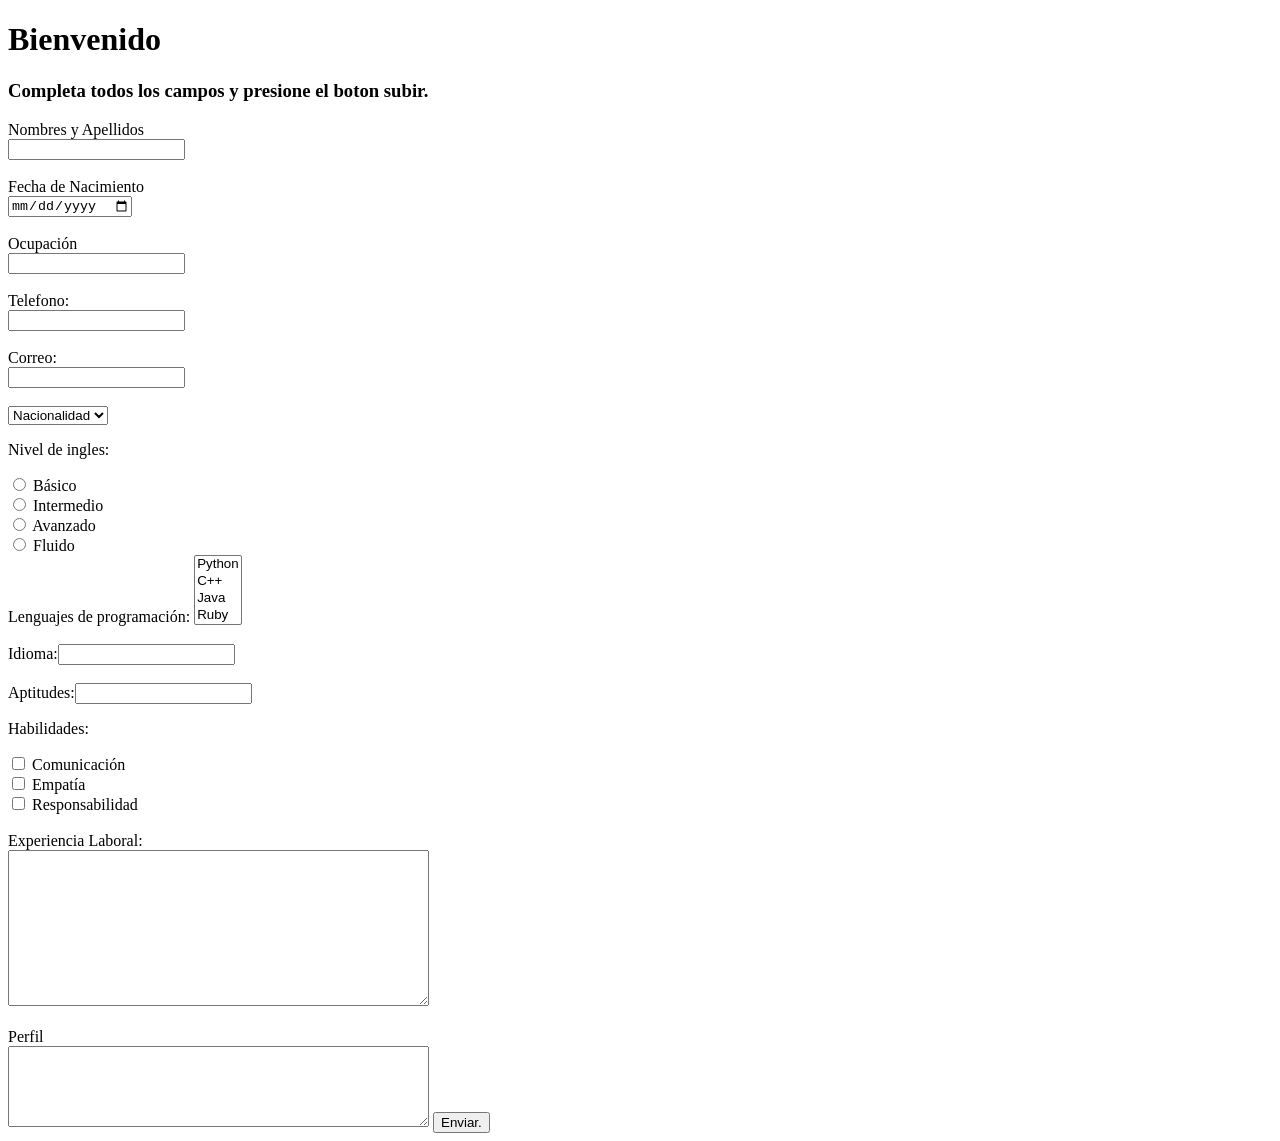
<file: Formulario-a-CV/index.html>
<!DOCTYPE html>
<html lang="en">
<head>
    <meta charset="UTF-8">
    <meta http-equiv="X-UA-Compatible" content="IE=edge">
    <meta name="viewport" content="width=device-width, initial-scale=1.0">
    <script src="script.js"></script>
    <title>Formulario a CV</title>
</head>
<body>


    <form id="formulario" onsubmit="return validarCampos()">

        <h1>Bienvenido</h1>
        <h3>Completa todos los campos y presione el boton subir.</h3>

        <label for="Nombres y Apellidos">Nombres y Apellidos</label><br>
        <input type="text" name="Nombres y Apellidos" id="cname"><br><br>

        <label for="nacimiento">Fecha de Nacimiento</label><br>
        <input type="date" id="nacimiento" name="Nacimiento"><br><br>

        <label for="ocupacion">Ocupación</label><br>
        <input type="text" name="Ocupación" id="ocupacion"><br><br>

        <label for="contacto">Telefono:</label><br>
        <input type="text" name="Telefono" id="contacto"><br><br>

        <label for="correo">Correo:</label><br>
        <input type="email" name="Correo Electronico" id="correo"><br><br>

        <select name="Nacionalidad" id="nacionalidad">
            <option selected>Nacionalidad</option>
            <option value="1">Perú</option>
            <option value="2">Chile</option>
            <option value="3">Colombia</option>
            <option value="4">Otro</option>
        </select>

        <p>Nivel de ingles:</p>
        <input type="radio" name="Nivel de Ingles" id="basico">
        <label for="basico">Básico</label><br>
        <input type="radio" name="Nivel de Ingles" id="intermedio">
        <label for="intermedio">Intermedio</label><br>
        <input type="radio" name="Nivel de Ingles" id="avanzado">
        <label for="avanzado">Avanzado</label><br>
        <input type="radio" name="Nivel de Ingles" id="fluido">
        <label for="fluido">Fluido</label><br>

        <label for="leng">Lenguajes de programación:</label>

        <select name="Lenguaje de Programación" id="leng" multiple>
            <option value="python">Python</option>
            <option value="cpp">C++</option>
            <option value="java">Java</option>
            <option value="audi">Ruby</option>
        </select><br><br>

        <label>Idioma:<input list="idi" name="Idioma" /></label>
        <datalist id="idi">
          <option value="Frances"></option>
          <option value="Español"></option>
          <option value="Ruso"></option>
          <option value="Italiano"></option>
          <option value="Portugues"></option>
          <option value="Aleman"></option>
          <option value="Chino"></option>
          <option value="Japones"></option>
        </datalist><br><br>


        <label>Aptitudes:<input list="ap" name="Aptitudes" /></label>
        <datalist id="ap">
          <option value="Deportiva"></option>
          <option value="Artistica"></option>
          <option value="Verbal"></option>
        </datalist>

        <p>Habilidades:</p>
        <input type="checkbox" name="Habilidades" id="comunicacion">
        <label for="comunicacion">Comunicación</label><br>
        <input type="checkbox" name="Habilidades" id="empatia">
        <label for="empatia">Empatía</label><br>
        <input type="checkbox" name="Habilidades" id="responsabilidad">
        <label for="responsabilidad">Responsabilidad</label><br><br>

        <label for="explab">Experiencia Laboral:</label><br>
        <textarea name="Experiencia Laboral" id="explab" cols="50" rows="10"></textarea>


        <br><br>
        <label for="perfil">Perfil</label><br>
        <textarea name="Perfil" id="perfil" cols="50" rows="5"></textarea>

        <button type="button" onclick="mostrarData()">Enviar.</button>

    </form>
    <div id="datosMostrados" style="display: none;">
    </div>
</body>
</html>
</file>
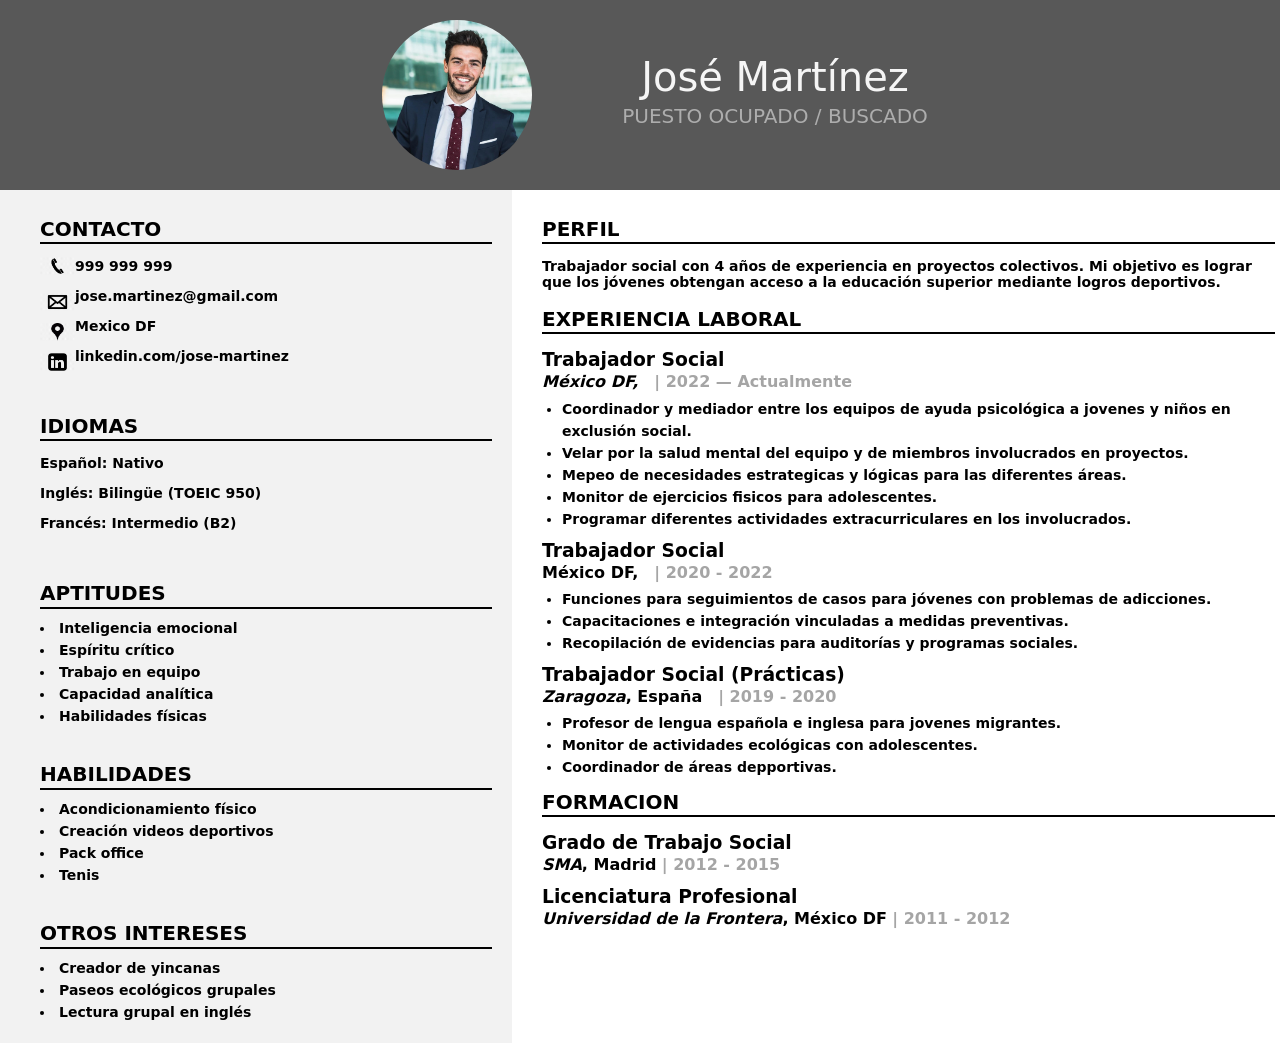
<file: Curriculum/curriculumVitae.html>
<!DOCTYPE html>
<html lang="en">
<head>
    <meta charset="UTF-8">
    <meta http-equiv="X-UA-Compatible" content="IE=edge">
    <meta name="viewport" content="width=device-width, initial-scale=1.0">
    <title>Curriculum Vitae José Martínez</title>
    <link rel="stylesheet" href="styleCV.css">
    <html lang="esP"></html>
</head>
<body>
    <header>
        <img src="cv.jpg" alt="foto Curriculum, hombre blanco con barba" id="img-foto" class="a">
        <div class="text">
            <h1>José Martínez</h1>
            <p id="fir">PUESTO OCUPADO / BUSCADO</p>
        </div>
    </header>
    <div class="container-grid">
        <div id="grid-1">
            <div id="contacto">
                <h2>CONTACTO</h2>
                <hr>
                <img src="phone.png" class="icon" alt="telefono"><p>999 999 999</p>
                <img src="mail.png" class="icon" alt="email"><p>jose.martinez@gmail.com</p>
                <img src="ubi.png" class="icon" alt="ubicación, lugar de procedencia"><p>Mexico DF</p>
                <img src="in.png" class="icon" alt="linkedin"><p>linkedin.com/jose-martinez</p>
            </div>
            <br>
            <div id="idiomas">
                <h2>IDIOMAS</h2>
                <hr>
                <p>Español: Nativo</p>
                <p>Inglés: Bilingüe (TOEIC 950)</p>
                <p>Francés: Intermedio (B2)</p>
            </div>
            <br>
            <div id="aptitudes">
                <h2>APTITUDES</h2>
                <hr>
                <li>Inteligencia emocional</li>
                <li>Espíritu crítico</li>
                <li>Trabajo en equipo</li>
                <li>Capacidad analítica</li>
                <li>Habilidades físicas</li>
            </div>
            <br>
            <div id="habilidades">
                <h2>HABILIDADES</h2>
                <hr>
                <li>Acondicionamiento físico</li>
                <li>Creación videos deportivos</li>
                <li>Pack office</li>
                <li>Tenis</li>
            </div>
            <br>
            <div id="otrosintereses">
                <h2>OTROS INTERESES</h2>
                <hr>
                <li>Creador de yincanas</li>
                <li>Paseos ecológicos grupales</li>
                <li>Lectura grupal en inglés</li>
            </div>
        </div>
        <div id="grid-2">
            
            <div id="perfil">
                <h2>PERFIL</h2>
                <hr>
                <p>Trabajador social con 4 años de experiencia
                    en proyectos colectivos. Mi objetivo es 
                    lograr que los jóvenes obtengan acceso a la
                    educación superior mediante logros deportivos.
                </p>
            </div>
            <div id="experiencialaboral">
                <h2>EXPERIENCIA LABORAL</h2>
                <hr>
                <h3>Trabajador Social</h3>
                <h4 class="otro"><em>México DF,</em></h4><p id="esp" class="otro">...</p><h4 id="plomo" class="otro"> | 2022 — Actualmente</h4>
                <ul>
                <li>Coordinador y mediador entre los equipos
                    de ayuda psicológica a jovenes y niños en 
                    exclusión social.
                </li>
                <li>Velar por la salud mental del equipo y 
                    de miembros involucrados en proyectos.
                </li>
                <li>Mepeo de necesidades estrategicas y 
                    lógicas para las diferentes áreas.</li>
                <li>Monitor de ejercicios fisicos para adolescentes.</li>
                <li>Programar diferentes actividades 
                    extracurriculares en los involucrados.
                </li>
                </ul>
                <h3>Trabajador Social</h3>
                <h4 class="otro">México DF,</h4><p id="esp" class="otro">...</p><h4 id="plomo" class="otro"> | 2020 - 2022</h4>
                <ul>
                <li>Funciones para seguimientos de casos para jóvenes con problemas de
                    adicciones.
                </li>
                <li>Capacitaciones e integración vinculadas a medidas preventivas.
                </li>
                <li>
                    Recopilación de evidencias para auditorías y programas sociales.
                </li>
                </ul>
                <h3>Trabajador Social (Prácticas)</h3>
                <h4 class="otro"><em>Zaragoza</em>, España</h4><p id="esp" class="otro">...</p><h4 id="plomo" class="otro"> | 2019 - 2020</h4>
                <ul>
                <li>
                    Profesor de lengua española e inglesa para jovenes migrantes.
                </li>
                <li>
                    Monitor de actividades ecológicas con adolescentes.
                </li>
                <li>
                    Coordinador de áreas depportivas.
                </li>
                </ul>
            </div>
            <div id="formacion">
                <h2>FORMACION</h2>
                <hr>
                <h3>Grado de Trabajo Social</h3>
                <h4 class="otro"><em>SMA</em>, Madrid</h4><p id="esp" class="otro">.</p><h4 id="plomo" class="otro"> | 2012 - 2015</h4>
                <h3 id="cambios">Licenciatura Profesional</h3>
                <h4 class="otro"><em> Universidad de la Frontera</em>, México DF</h4><p id="esp" class="otro">.</p><h4 id="plomo" class="otro"> | 2011 - 2012</h4>
            </div>
        </div>
    </div>
</body>
</html>
</file>
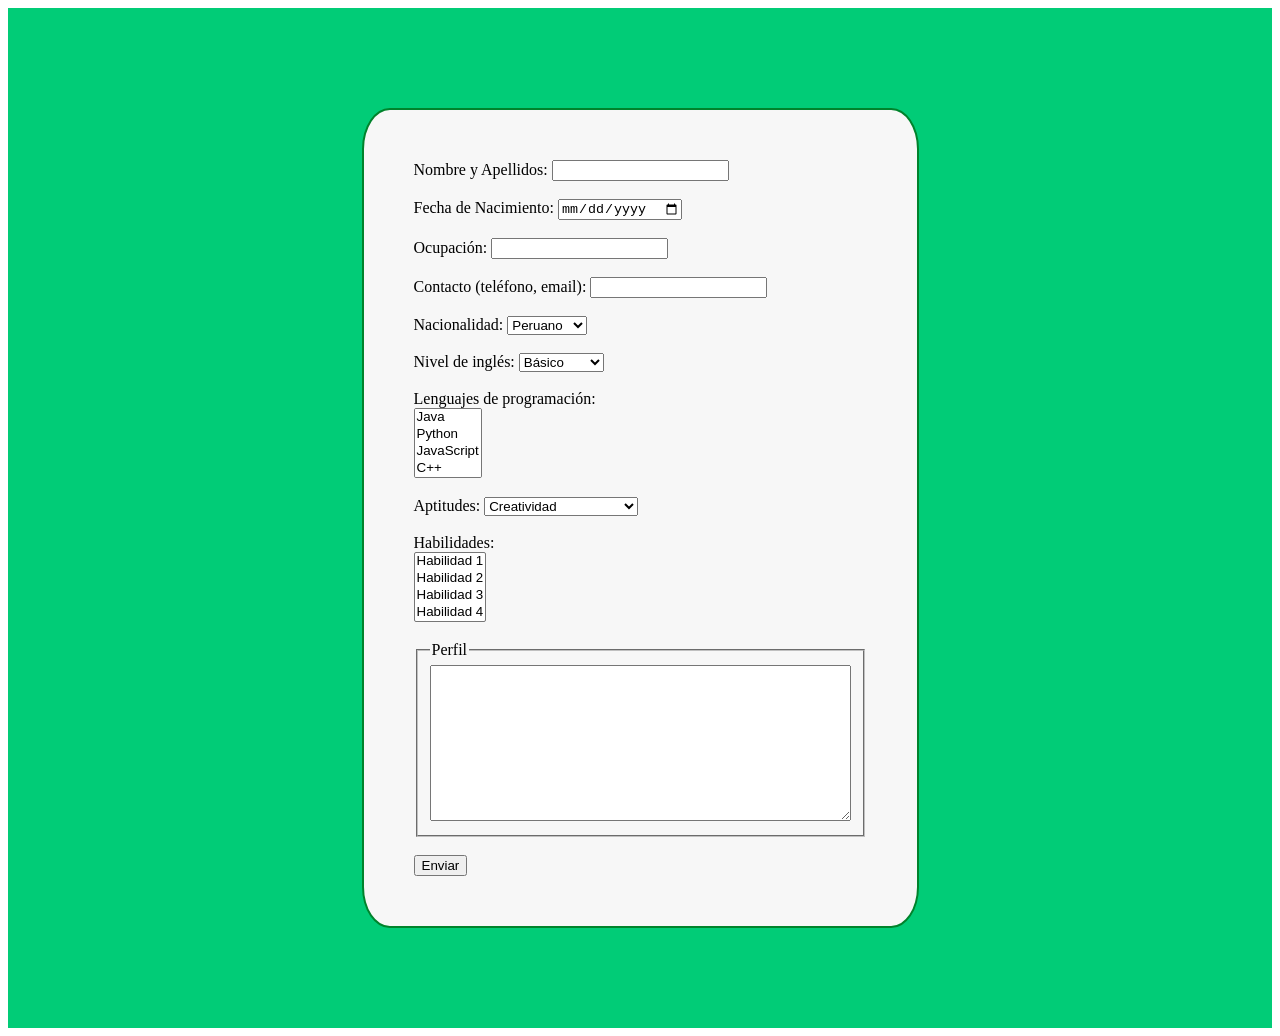
<file: formulariodinamico/form.html>
<!DOCTYPE html>
<html lang="en">
<head>
    <meta charset="UTF-8">
    <meta http-equiv="X-UA-Compatible" content="IE=edge">
    <meta name="viewport" content="width=device-width, initial-scale=1.0">
    <title>Document</title>
    <link rel="stylesheet" type="text/css" href="style.css">
    <script src="functions.js"></script>
    <style>
    </style>
</head>
<body>
  <div class="grid-container">

    <div class="grid-item5">
      <form>
        <label for="nombre">Nombre y Apellidos:</label>
        <input type="text" id="nombre" name="nombre"><br><br>
        
        <label for="fecha">Fecha de Nacimiento:</label>
        <input type="date" id="fecha" name="fecha"><br><br>
        
        <label for="ocupacion">Ocupación:</label>
        <input type="text" id="ocupacion" name="ocupacion"><br><br>
        
        <label for="contacto">Contacto (teléfono, email):</label>
        <input type="text" id="contacto" name="contacto"><br><br>
        
        <label for="nacionalidad">Nacionalidad:</label>
        <select id="nacionalidad" name="nacionalidad">
            <option value="peruano">Peruano</option>
            <option value="español">Español</option>
            <option value="mexicano">Mexicano</option>
            <option value="argentino">Argentino</option>
          <option value="chileno">Chileno</option>
        </select><br><br>
        <!--
        <label for="ingles">Nivel de inglés:</label><br>
        <input type="radio" id="basico" name="ingles" value="basico">
        <label for="basico">Básico</label><br>
        <input type="radio" id="intermedio" name="ingles" value="intermedio">
        <label for="intermedio">Intermedio</label><br>
        <input type="radio" id="avanzado" name="ingles" value="avanzado">
        <label for="avanzado">Avanzado</label><br>
        <input type="radio" id="fluido" name="ingles" value="fluido">
        <label for="fluido">Fluido</label><br><br>
        -->
        
        <label for="ingles">Nivel de inglés:</label>
        <select id="ingles" name="nivel">
            <option value="Básico">Básico</option>
            <option value="Intermedio">Intermedio</option>
            <option value="Avanzado">Avanzado</option>
        </select><br><br>


        
        <label for="lenguajes">Lenguajes de programación:</label><br>
        <select id="lenguajes" name="lenguajes" multiple>
          <option value="java">Java</option>
          <option value="python">Python</option>
          <option value="javascript">JavaScript</option>
          <option value="c++">C++</option>
          <option value="php">PHP</option>
        </select><br><br>
        

        <label for="aptitudes">Aptitudes:</label>
        <select id="aptitudes" name="aptitud">
            <option value="Creatividad">Creatividad</option>
            <option value="Comunicación">Comunicación</option>
            <option value="Pensamiento analítico">Pensamiento analítico</option>
            <option value="Trabajo en equipo">Trabajo en equipo</option>
            <option value="Liderazgo">Liderazgo</option>
        </select><br><br>
        
        <!--
        <label for="habilidades">Habilidades:</label><br>
        <input type="checkbox" id="habilidad1" name="habilidad1" value="Habilidad 1">
        <label for="habilidad1"> Habilidad 1</label><br>
        <input type="checkbox" id="habilidad2" name="habilidad2" value="Habilidad 2">
        <label for="habilidad2"> Habilidad 2</label><br>
        <input type="checkbox" id="habilidad3" name="habilidad3" value="Habilidad 3">
        <label for="habilidad3"> Habilidad 3</label><br>
        <input type="checkbox" id="habilidad4" name="habilidad4" value="Habilidad 4">
        <label for="habilidad4"> Habilidad 4</label><br><br>

        -->
        
        <label for="habilidades">Habilidades:</label><br>
        <select id="habilidades" name="habilidades" multiple>
          <option value="habilidad1">Habilidad 1</option>
          <option value="habilidad2">Habilidad 2</option>
          <option value="habilidad3">Habilidad 3</option>
          <option value="habilidad4">Habilidad 4</option>
        </select><br><br>



        </fieldset>
        <fieldset>
          <legend>Perfil</legend>
          <textarea id="perfil" name="perfil" rows="10" cols="50"></textarea>
        </fieldset>
        <br>
        <button type="button" onclick="captura()">Enviar</button>
        <!-- <input type="submit" value="Enviar"> -->
        
        </form>
    </div>
  </div>


      
</body>
</html>

<!---->
</file>
<file: Curriculum/styleCV.css>
*{
    box-sizing: border-box;
}
body{
    font-family: system-ui, -apple-system, BlinkMacSystemFont, 'Segoe UI', Roboto, Oxygen, Ubuntu, Cantarell, 'Open Sans', 'Helvetica Neue', sans-serif;
    margin: 0px;
}
h1{
    margin-top: -20px;
    font-weight: 300;
    font-size: 40px;
}
h2{
    font-weight: 650;
    font-size: 20px;
}
h3{
    font-weight: 650;
    margin-bottom: -10px;
    margin-top: 15px;
}
h4{
    font-weight: 650;
    margin-top: -10px;
}
#cambios{
    margin-top: -10px;
}
p{
    font-size: 14px;
    font-weight: 645;
}
ul{
    padding: 20px;
    margin-top: -35px;
    margin-bottom: -25px;
}
li{
    font-size: 14px;
    line-height: 22px;
    font-weight: 630;
}
header{
    display: flex;
    flex-direction: row;
    justify-content: center;
    align-items: center;
    background-color: #585858;
    color: whitesmoke;
    padding: 20px;
    padding-left: 50px;
    height: 190px;
    width: 100%;
}
.a{
    width: 150px;
    border-radius: 50%;
}
#fir{
    color: #adadad;
    font-weight: lighter;
    font-size: 20px;
    line-height: 0px;
    margin-top: -10px;
}
.text{
    display: flex;
    flex-direction: column;
    margin-top: 20px;
    margin-left: 90px;
    text-align: center;
}
hr{
    border: 200px;
    border-top: 2px solid #000000;
    margin-top: -15px;
}
.container-grid{
    display: grid;
    grid-template-columns: 40% 60%;
    width: 100%;
}
#grid-1{
    background-color: #F2F2F2;
    padding-top: 10px;
    padding-right: 20px;
    padding-left: 40px;
    padding-bottom: 20px;
}
.icon{
    float: left;
    padding-top: 5px;
    width: 35px;
    height: 23px;
}
#grid-2{
    background-color: #FFFFFF;
    padding-top: 10px;
    padding-right: 5px;
    padding-left: 30px;
}
.otro{
    display: inline-block;
}
#plomo{
    color: #a5a5a5;
}
#esp{
    color: #FFFFFF;
}
</file>
<file: formulariodinamico/style.css>
.grid-container{
    display: grid;
    grid-template-rows: 100px auto 100px;
    grid-template-columns: 1fr 1.5fr 1fr;
    grid-gap: 0px;
    grid-template-areas:
        "area1 area2 area3"
        "area4 area5 area6"
        "area7 area8 area9";
        background-color: #01cc77;
}
.grid-item5{
    background: #f7f7f7;
    grid-area: area5;
    padding: 50px;
    border: 2px solid rgb(0, 131, 44);
    border-radius: 5%;
    
}
</file>
